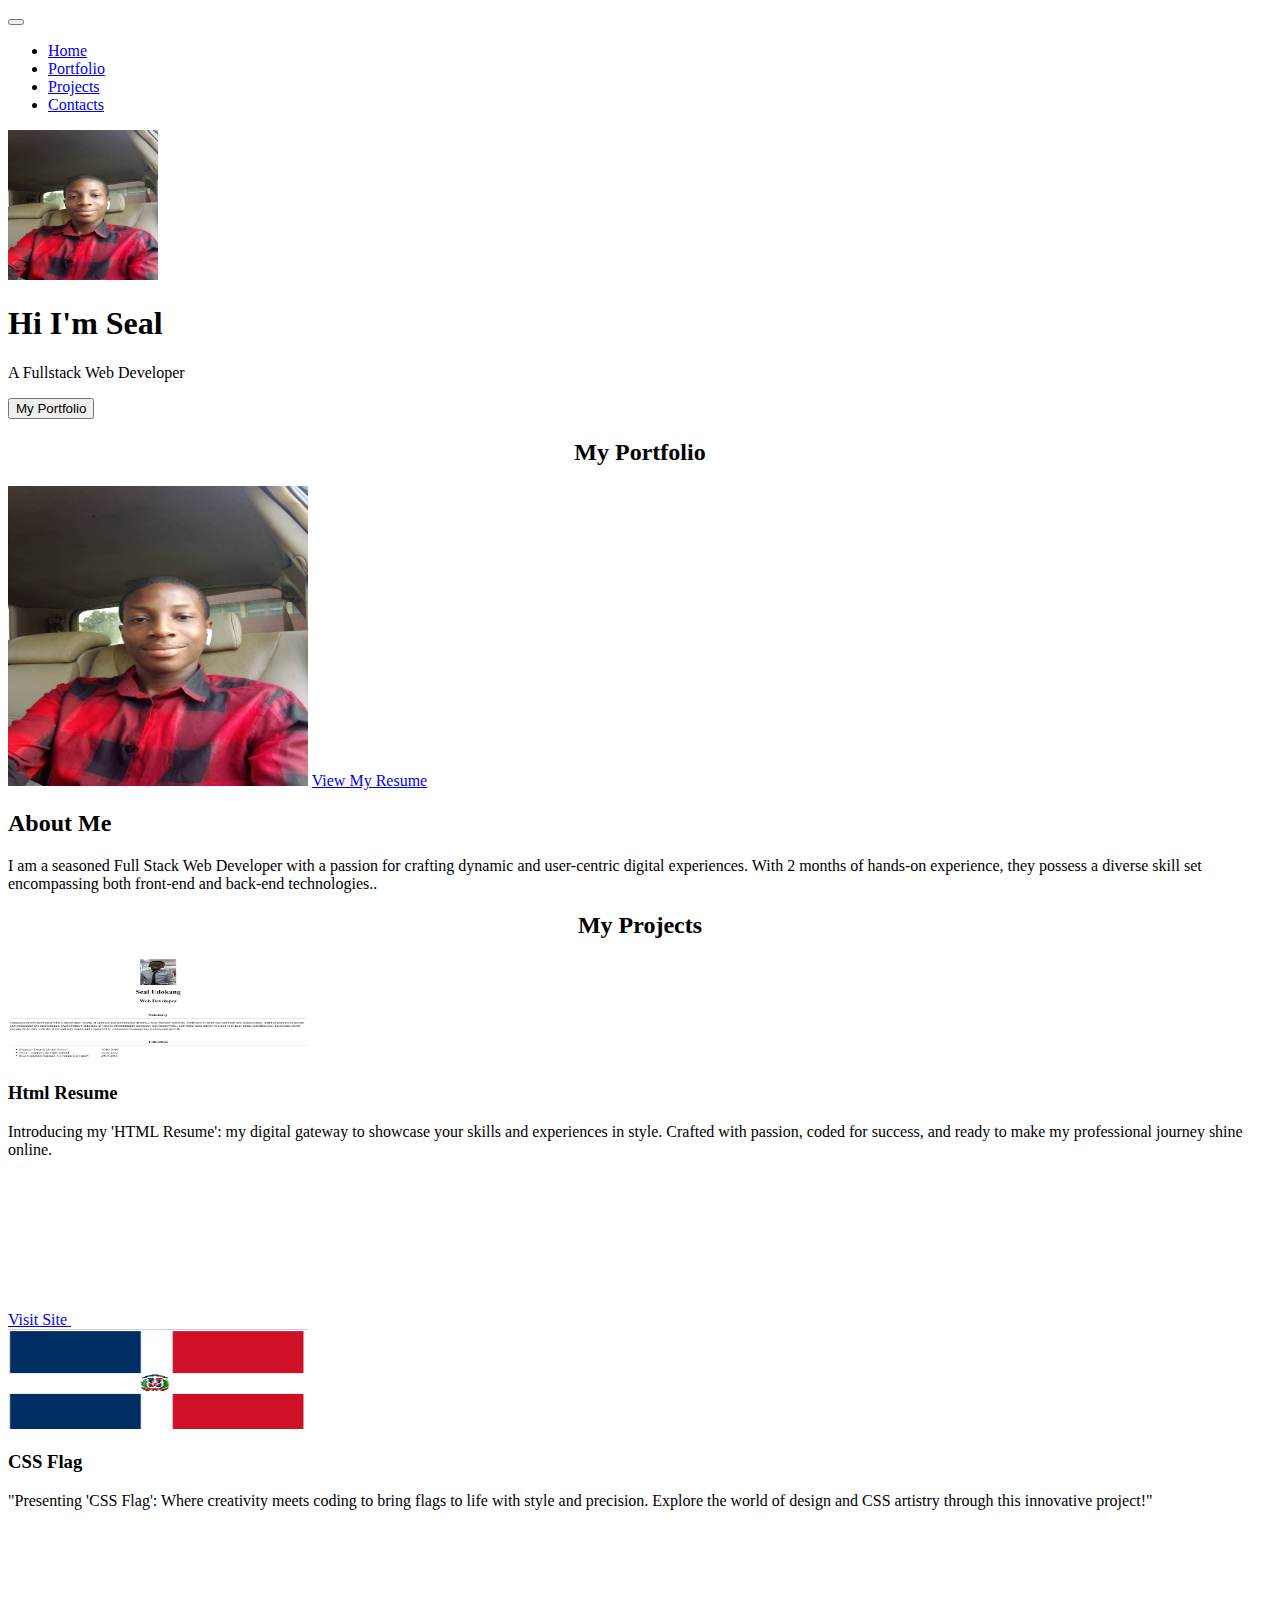
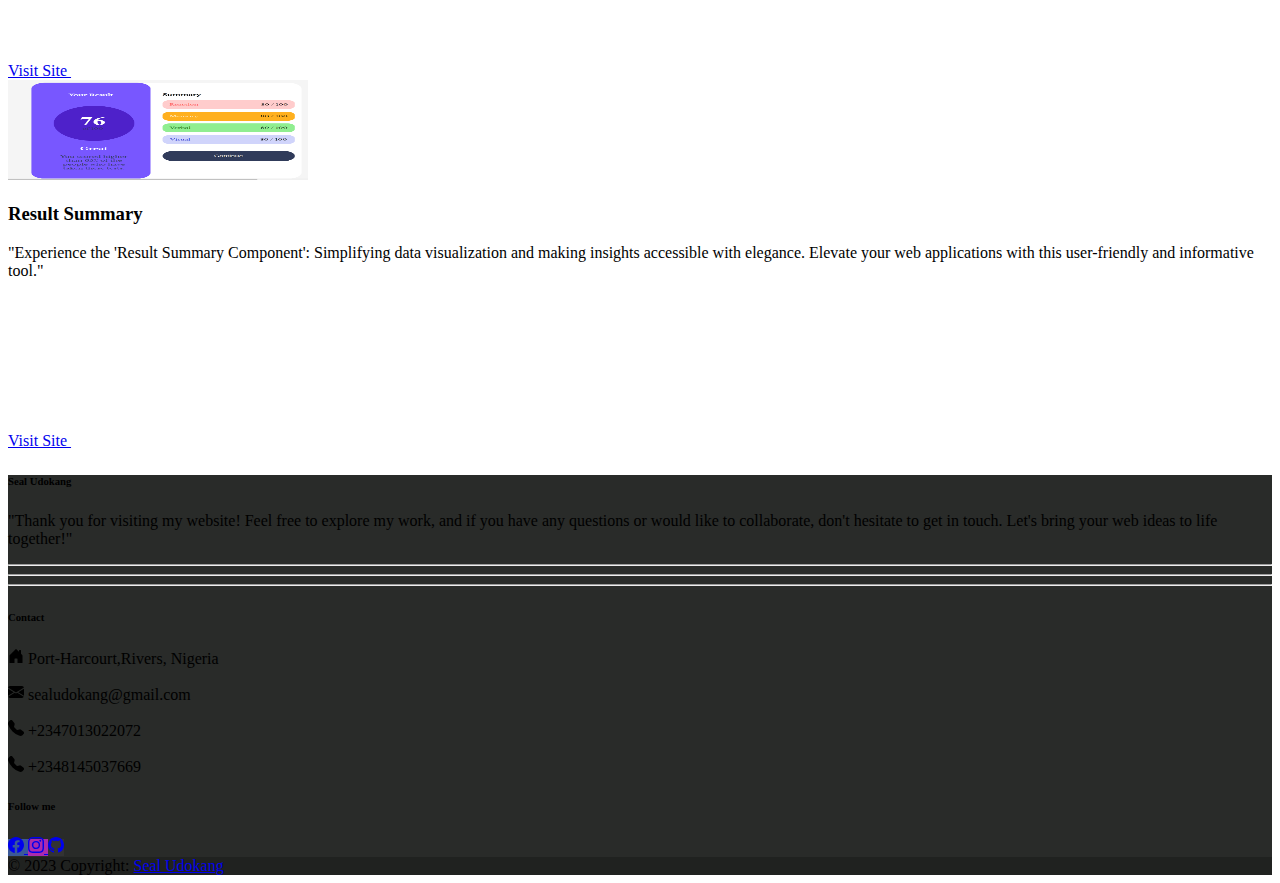
<file: index.html>
<!DOCTYPE html>
<html lang="en">
<head>
    <meta charset="UTF-8">
    <meta name="viewport" content="width=device-width, initial-scale=1.0">
    <title>My Personal Site</title>
    <link href="https://cdn.jsdelivr.net/npm/bootstrap@5.3.2/dist/css/bootstrap.min.css" rel="stylesheet"
     integrity="sha384-T3c6CoIi6uLrA9TneNEoa7RxnatzjcDSCmG1MXxSR1GAsXEV/Dwwykc2MPK8M2HN" crossorigin="anonymous">
    <link rel="stylesheet" href="style.css">
</head>



<body>
    <nav class="navbar navbar-expand-lg navbar-dark fixed-top bg-dark" aria-label="Tenth navbar example">
        <div class="container-fluid">
          <button class="navbar-toggler collapsed" type="button" data-bs-toggle="collapse" data-bs-target="#navbarsExample08" aria-controls="navbarsExample08" aria-expanded="false" aria-label="Toggle navigation">
            <span class="navbar-toggler-icon"></span>
          </button>
    
          <div class="navbar-collapse justify-content-md-center collapse" id="navbarsExample08">

            <ul class="navbar-nav">
              <li class="nav-item">
                <a class="nav-link active" aria-current="page" href="#Home">Home</a>
              </li>
              <li class="nav-item">
                <a class="nav-link active" aria-current="page" href="#Portfolio">Portfolio</a>
              </li>
              <li class="nav-item">
                <a class="nav-link active" aria-current="page" href="#Projects">Projects</a>
              </li>
              <li class="nav-item">
                <a class="nav-link active" aria-current="page" href="#Contacts">Contacts</a>
              </li>
              </li>
            </ul>
          </div>
        </div>
      </nav>

      <div class="px-4 py-5 mt-3 text-center text-white bg-dark" id="Home">
        <img class="d-block mx-auto mb-2 rounded-circle" src="./Images/WhatsApp Image 2023-09-21 at 10.16.09.jpg"  alt="my picture" width="150" height="150">
        <h1 class="display-5 fw-bold text-body-light">Hi I'm Seal</h1>
        <div class="col-lg-6 mx-auto">
          <p class="lead mb-4">A Fullstack Web Developer</p>
          <div class="d-grid gap-2 d-sm-flex justify-content-sm-center">
            <a href="#Portfolio">
            <button type="button" class="btn btn-primary btn-lg px-4 gap-3">My Portfolio</button>
        </a>
          </div>
        </div>
      </div>

      <div class="container px-4 py-5" id="Portfolio">
        <h2 class="pb-2 border-bottom" id="h2p">My Portfolio</h2>
    
        <div class="row row-cols-1 row-cols-md-2 align-items-md-center g-5 py-5" >
          <div class="col d-flex flex-column align-items-center gap-2">
            <img class="d-block mx-auto  mb-2 rounded-circle" src="./Images/WhatsApp Image 2023-09-21 at 10.16.09.jpg"  
            alt="my picture" width="300" height="300">
            <a href="./Assets/UDOKANG SEAL RESUME.pdf" class="btn btn-primary btn-lg" target="_blank">View My Resume</a>
          </div>
    
          <div class="col">
            <div class="row row-cols-1 row-cols-sm-2 g-4">
              <div class="col d-flex flex-column gap-2">
               <h2>About Me</h2>
               <p>I am a seasoned Full Stack Web Developer with a passion for crafting dynamic and user-centric 
                digital experiences. With 2 months of hands-on experience, they possess a diverse skill set encompassing
                 both front-end and back-end technologies..</p>
              </div>
            </div>
          </div>
        </div>
      </div>
       <div id="Projects">
      <div class="container px-4 py-5" id="featured-3">
        <h2 class="pb-2 border-bottom" id="h2p">My Projects</h2>
        <div class="row g-4 py-5 row-cols-1 row-cols-lg-3">
          <div class="feature col">
            <div class="feature-icon d-inline-flex align-items-center justify-content-center text-bg-primary bg-dark fs-2 mb-3">
              <a href="./Images/htmlresume.png" target="_blank"><img src="./Images/htmlresume.png" class="rounded-4" alt="resume preview picture"
              width="300" height="100"></a>
            </div>
            <h3 class="fs-2 text-body-emphasis">Html Resume</h3>
            <p>Introducing my 'HTML Resume': my digital gateway to showcase your skills and experiences in style. Crafted with passion, 
              coded for success, and ready to make my professional journey shine online.</p>
            <a href="./Assets/Resume/htmlresume.html" class="icon-link" target="_blank">
              Visit Site
              <svg class="bi"><use xlink:href="#chevron-right"></use></svg>
            </a>
          </div>
          <div class="feature col">
            <div class="feature-icon d-inline-flex align-items-center justify-content-center text-bg-primary bg-dark fs-2 mb-3">
              <a href="./Images/cssflag.png" target="_blank"><img src="./Images/cssflag.png" class="rounded-4" alt="flag preview picture"
                width="300" height="100"></a>
            </div>
            <h3 class="fs-2 text-body-emphasis">CSS Flag</h3>
            <p>"Presenting 'CSS Flag': Where creativity meets coding to bring flags to life with style and precision. 
              Explore the world of design and CSS artistry through this innovative project!"</p>
            <a href="./Assets/Css Flag/flag.html" class="icon-link" target="_blank">
              Visit Site
              <svg class="bi"><use xlink:href="#chevron-right"></use></svg>
            </a>
          </div>
          <div class="feature col">
            <div class="feature-icon d-inline-flex align-items-center justify-content-center text-bg-primary bg-dark fs-2 mb-3">
             <a href="./Images/resultsummary.png" target="_blank"><img src="./Images/resultsummary.png" class="rounded-4" alt="result summary preview picture" 
               width="300" height="100"></a>
            </div>
            <h3 class="fs-2 text-body-emphasis">Result Summary</h3>
            <p>"Experience the 'Result Summary Component': Simplifying data visualization and making insights accessible with elegance.
               Elevate your web applications with this user-friendly and informative tool."</p>
            <a href="./Assets/results-summary-component-main/Result Summary.html" class="icon-link" target="_blank">
                Visit Site
              <svg class="bi"><use xlink:href="#chevron-right"></use></svg>
            </a>
          </div>
        </div>
      </div>
    </div>

      <footer id="Contacts"
          class="text-center text-lg-start text-white"
          style="background-color: rgb(41, 43, 41)"
          >
    <!-- Grid container -->
    <div class="container p-4 pb-0">
      <!-- Section: Links -->
      <section class="">
        <!--Grid row-->
        <div class="row">
          <!-- Grid column -->
          <div class="col-md-3 col-lg-3 col-xl-3 mx-auto mt-3">
            <h6 class="text-uppercase mb-4 font-weight-bold">
              Seal Udokang
            </h6>
            <p>
              "Thank you for visiting my website! Feel free to explore my work, 
              and if you have any questions or would like to collaborate,
               don't hesitate to get in touch. Let's bring your web ideas to life together!"
          
            </p>
          </div>
          <!-- Grid column -->

          <hr class="w-100 clearfix d-md-none" />

          <!-- Grid column -->

          <hr class="w-100 clearfix d-md-none" />

          <!-- Grid column -->
          <hr class="w-100 clearfix d-md-none" />

          <!-- Grid column -->
          <div class="col-md-4 col-lg-3 col-xl-3 mx-auto mt-3">
            <h6 class="text-uppercase mb-4 font-weight-bold">Contact</h6>
           <p><svg xmlns="http://www.w3.org/2000/svg" width="16" height="16" fill="currentColor" class="bi bi-house-door-fill" viewBox="0 0 16 16">
              <path d="M6.5 14.5v-3.505c0-.245.25-.495.5-.495h2c.25 0 .5.25.5.5v3.5a.5.5 0 0 0 .5.5h4a.5.5 0 0 0 .5-.5v-7a.5.5 0 0 0-.146-.354L13 5.793V2.5a.5.5 0 0 0-.5-.5h-1a.5.5 0 0 0-.5.5v1.293L8.354 1.146a.5.5 0 0 0-.708 0l-6 6A.5.5 0 0 0 1.5 7.5v7a.5.5 0 0 0 .5.5h4a.5.5 0 0 0 .5-.5Z"/>
            </svg> Port-Harcourt,Rivers, Nigeria</p>
            <p><svg xmlns="http://www.w3.org/2000/svg" width="16" height="16" fill="currentColor" class="bi bi-envelope-fill" viewBox="0 0 16 16">
              <path d="M.05 3.555A2 2 0 0 1 2 2h12a2 2 0 0 1 1.95 1.555L8 8.414.05 3.555ZM0 4.697v7.104l5.803-3.558L0 4.697ZM6.761 8.83l-6.57 4.027A2 2 0 0 0 2 14h12a2 2 0 0 0 1.808-1.144l-6.57-4.027L8 9.586l-1.239-.757Zm3.436-.586L16 11.801V4.697l-5.803 3.546Z"/>
            </svg> sealudokang@gmail.com</p>
            <p><svg xmlns="http://www.w3.org/2000/svg" width="16" height="16" fill="currentColor" class="bi bi-telephone-fill" viewBox="0 0 16 16">
              <path fill-rule="evenodd" d="M1.885.511a1.745 1.745 0 0 1 2.61.163L6.29 2.98c.329.423.445.974.315 1.494l-.547 2.19a.678.678 0 0 0 .178.643l2.457 2.457a.678.678 0 0 0 .644.178l2.189-.547a1.745 1.745 0 0 1 1.494.315l2.306 1.794c.829.645.905 1.87.163 2.611l-1.034 1.034c-.74.74-1.846 1.065-2.877.702a18.634 18.634 0 0 1-7.01-4.42 18.634 18.634 0 0 1-4.42-7.009c-.362-1.03-.037-2.137.703-2.877L1.885.511z"/>
            </svg> +2347013022072</p>
            <p><svg xmlns="http://www.w3.org/2000/svg" width="16" height="16" fill="currentColor" class="bi bi-telephone-fill" viewBox="0 0 16 16">
              <path fill-rule="evenodd" d="M1.885.511a1.745 1.745 0 0 1 2.61.163L6.29 2.98c.329.423.445.974.315 1.494l-.547 2.19a.678.678 0 0 0 .178.643l2.457 2.457a.678.678 0 0 0 .644.178l2.189-.547a1.745 1.745 0 0 1 1.494.315l2.306 1.794c.829.645.905 1.87.163 2.611l-1.034 1.034c-.74.74-1.846 1.065-2.877.702a18.634 18.634 0 0 1-7.01-4.42 18.634 18.634 0 0 1-4.42-7.009c-.362-1.03-.037-2.137.703-2.877L1.885.511z"/>
            </svg> +2348145037669</p>
          </div>
          <!-- Grid column -->

          <!-- Grid column -->
          <div class="col-md-3 col-lg-2 col-xl-2 mx-auto mt-3">
            <h6 class="text-uppercase mb-4 font-weight-bold">Follow me</h6>

            <!-- Facebook -->
            <a
               class="btn btn-primary btn-floating m-1" target="_blank"
               style="background-color: #3b5998"
               href="https://web.facebook.com/seal.udokang.5/"
               role="button"
               ><i class="bi bi-facebook">
                <svg xmlns="http://www.w3.org/2000/svg" width="16" height="16" fill="currentColor" class="bi bi-facebook" viewBox="0 0 16 16">
                  <path d="M16 8.049c0-4.446-3.582-8.05-8-8.05C3.58 0-.002 3.603-.002 8.05c0 4.017 2.926 7.347 6.75 7.951v-5.625h-2.03V8.05H6.75V6.275c0-2.017 1.195-3.131 3.022-3.131.876 0 1.791.157 1.791.157v1.98h-1.009c-.993 0-1.303.621-1.303 1.258v1.51h2.218l-.354 2.326H9.25V16c3.824-.604 6.75-3.934 6.75-7.951z"/>
                </svg>
               </i>
              </a>

            <!-- Instagram -->
            <a
               class="btn btn-primary btn-floating m-1"
               style="background-color: #ac2bac"
               href="https://www.instagram.com/udokang_seal/" target="_blank"
               role="button"
               ><i class="bi bi-instagram">
                <svg xmlns="http://www.w3.org/2000/svg" width="16" height="16" fill="currentColor" class="bi bi-instagram" viewBox="0 0 16 16">
                  <path d="M8 0C5.829 0 5.556.01 4.703.048 3.85.088 3.269.222 2.76.42a3.917 3.917 0 0 0-1.417.923A3.927 3.927 0 0 0 .42 2.76C.222 3.268.087 3.85.048 4.7.01 5.555 0 5.827 0 8.001c0 2.172.01 2.444.048 3.297.04.852.174 1.433.372 1.942.205.526.478.972.923 1.417.444.445.89.719 1.416.923.51.198 1.09.333 1.942.372C5.555 15.99 5.827 16 8 16s2.444-.01 3.298-.048c.851-.04 1.434-.174 1.943-.372a3.916 3.916 0 0 0 1.416-.923c.445-.445.718-.891.923-1.417.197-.509.332-1.09.372-1.942C15.99 10.445 16 10.173 16 8s-.01-2.445-.048-3.299c-.04-.851-.175-1.433-.372-1.941a3.926 3.926 0 0 0-.923-1.417A3.911 3.911 0 0 0 13.24.42c-.51-.198-1.092-.333-1.943-.372C10.443.01 10.172 0 7.998 0h.003zm-.717 1.442h.718c2.136 0 2.389.007 3.232.046.78.035 1.204.166 1.486.275.373.145.64.319.92.599.28.28.453.546.598.92.11.281.24.705.275 1.485.039.843.047 1.096.047 3.231s-.008 2.389-.047 3.232c-.035.78-.166 1.203-.275 1.485a2.47 2.47 0 0 1-.599.919c-.28.28-.546.453-.92.598-.28.11-.704.24-1.485.276-.843.038-1.096.047-3.232.047s-2.39-.009-3.233-.047c-.78-.036-1.203-.166-1.485-.276a2.478 2.478 0 0 1-.92-.598 2.48 2.48 0 0 1-.6-.92c-.109-.281-.24-.705-.275-1.485-.038-.843-.046-1.096-.046-3.233 0-2.136.008-2.388.046-3.231.036-.78.166-1.204.276-1.486.145-.373.319-.64.599-.92.28-.28.546-.453.92-.598.282-.11.705-.24 1.485-.276.738-.034 1.024-.044 2.515-.045v.002zm4.988 1.328a.96.96 0 1 0 0 1.92.96.96 0 0 0 0-1.92zm-4.27 1.122a4.109 4.109 0 1 0 0 8.217 4.109 4.109 0 0 0 0-8.217zm0 1.441a2.667 2.667 0 1 1 0 5.334 2.667 2.667 0 0 1 0-5.334z"/>
                </svg>
               </i>
              </a>

            <!-- Github -->
            <a
               class="btn btn-primary btn-floating m-1"
               style="background-color: #333333"
               href="https://github.com/sealubong2006" target="_blank"
               role="button"
               ><i class="bi bi-github">
                <svg xmlns="http://www.w3.org/2000/svg" width="16" height="16" fill="currentColor" class="bi bi-github" viewBox="0 0 16 16">
                  <path d="M8 0C3.58 0 0 3.58 0 8c0 3.54 2.29 6.53 5.47 7.59.4.07.55-.17.55-.38 0-.19-.01-.82-.01-1.49-2.01.37-2.53-.49-2.69-.94-.09-.23-.48-.94-.82-1.13-.28-.15-.68-.52-.01-.53.63-.01 1.08.58 1.23.82.72 1.21 1.87.87 2.33.66.07-.52.28-.87.51-1.07-1.78-.2-3.64-.89-3.64-3.95 0-.87.31-1.59.82-2.15-.08-.2-.36-1.02.08-2.12 0 0 .67-.21 2.2.82.64-.18 1.32-.27 2-.27.68 0 1.36.09 2 .27 1.53-1.04 2.2-.82 2.2-.82.44 1.1.16 1.92.08 2.12.51.56.82 1.27.82 2.15 0 3.07-1.87 3.75-3.65 3.95.29.25.54.73.54 1.48 0 1.07-.01 1.93-.01 2.2 0 .21.15.46.55.38A8.012 8.012 0 0 0 16 8c0-4.42-3.58-8-8-8z"/>
                </svg>
               </i>
              </a>
          </div>
        </div>
        <!--Grid row-->
      </section>
      <!-- Section: Links -->
    </div>
    <!-- Grid container -->

    <!-- Copyright -->
    <div
         class="text-center p-3"
         style="background-color: rgba(0, 0, 0, 0.2)"
         >
      © 2023 Copyright:
      <a class="text-white" href="#"
         >Seal Udokang</a
        >
    </div>
    <!-- Copyright -->
  </footer>
  <!-- Footer -->
    

<script src="https://cdn.jsdelivr.net/npm/bootstrap@5.3.2/dist/js/bootstrap.bundle.min.js" 
integrity="sha384-C6RzsynM9kWDrMNeT87bh95OGNyZPhcTNXj1NW7RuBCsyN/o0jlpcV8Qyq46cDfL" crossorigin="anonymous"></script>    
</body>
</html>
</file>
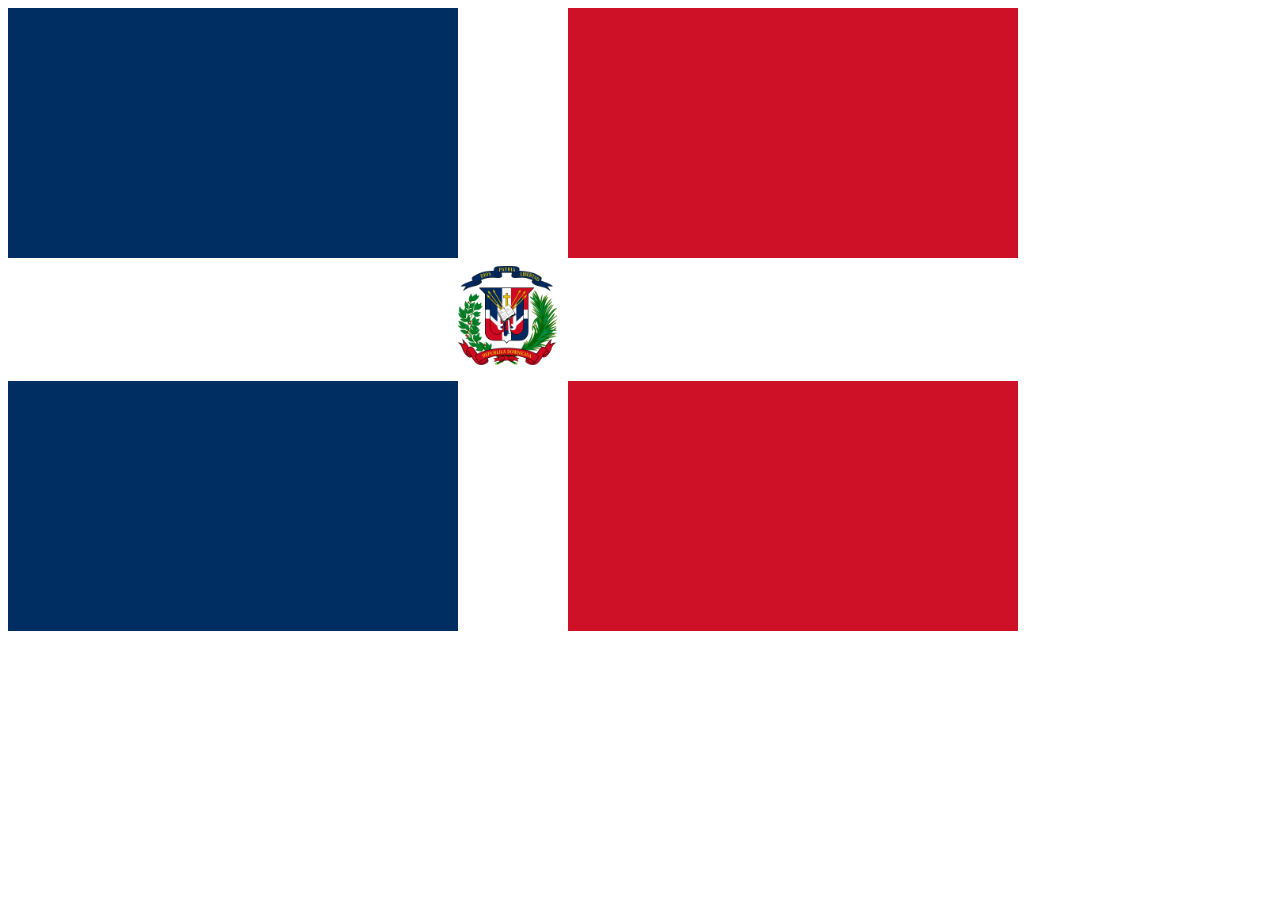
<file: Assets/Css Flag/flag.html>
<!DOCTYPE html>
<html lang="en">
<head>
    <meta charset="UTF-8">
    <title>Dominican Republic Flag</title>
    <link rel="stylesheet" href="./style.css">
</head>
<body>
    <div>
    <div id="flag">
        <div class="first"></div>
        <div class="second"></div>
        </div>
        <div class="img">
        <img src="./Assets/Image/Coat_of_arms_of_the_Dominican_Republic.svg.png" alt="logo of coat of arms"/>
        </div>
        <div id="flag2">
            <div class="third"></div>
            <div class="fourth"></div>
            </div>
     
    </div>
</body>
</html>
</file>
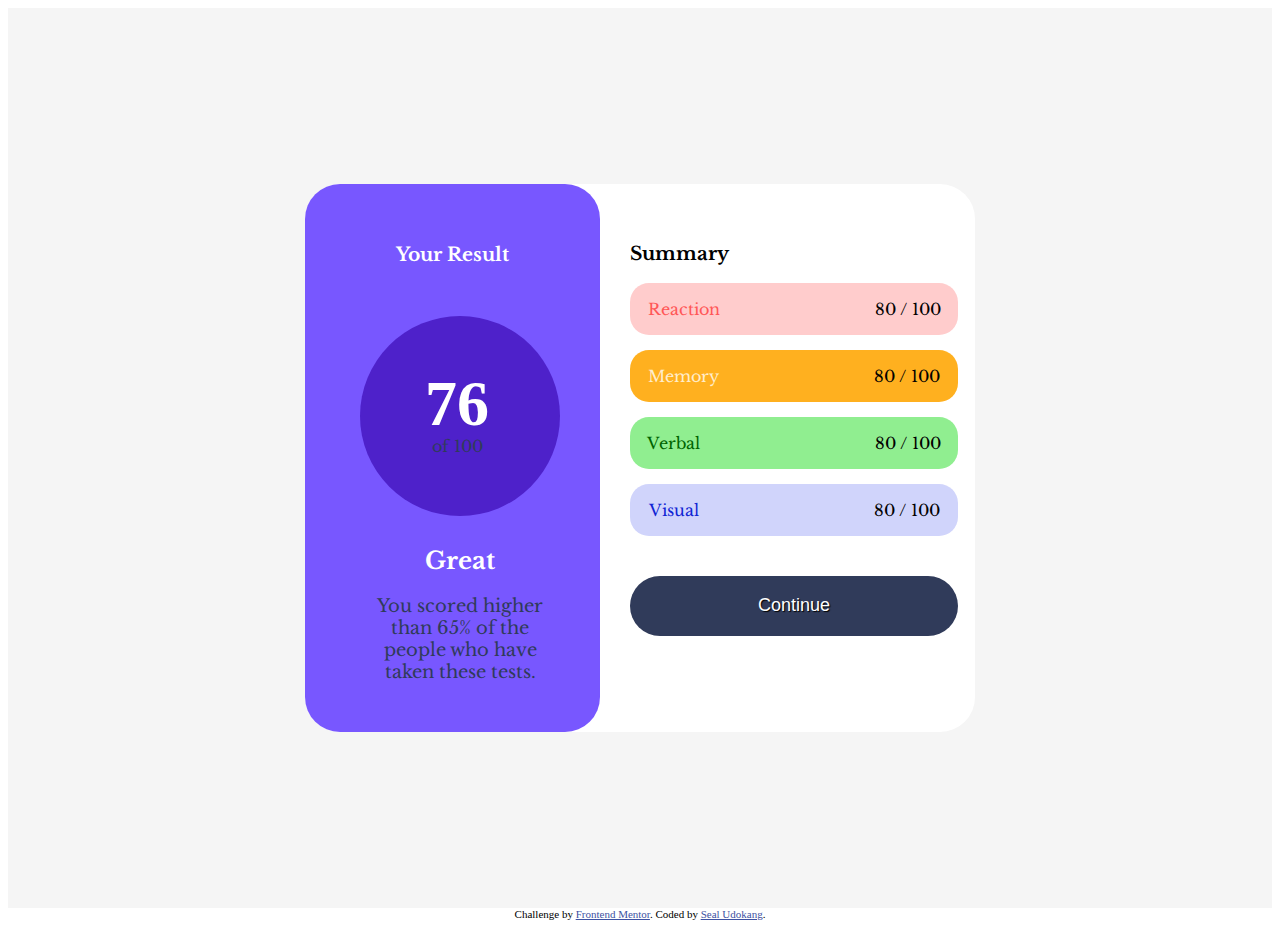
<file: Assets/results-summary-component-main/Result Summary.html>
<!DOCTYPE html>
<html lang="en">
<head>
  <meta charset="UTF-8">
  <meta name="viewport" content="width=device-width, initial-scale=1.0"> <!-- displays site properly based on user's device -->

  <link rel="icon" type="image/png" sizes="32x32" href="./assets/images/favicon-32x32.png">
  
  <title>Frontend Mentor | Results summary component</title>

  <!-- Feel free to remove these styles or customise in your own stylesheet 👍 -->
  <style>
    .attribution { font-size: 11px; text-align: center; }
    .attribution a { color: hsl(228, 45%, 44%); }

    .flex-container{
      display: flex;
      justify-content: center;
      align-items: center;
      background-color: whitesmoke;
      height: 100vh;
      margin: 0;
      padding: 0;
    }

    .grid-container{
      width: 670px;
      height: 548px;
      border-radius: 35px;
      display: grid;
      grid-template-columns: 1fr 1fr;
      background-color: white;
      gap:30px;
      font-family: 'Caveat', cursive;
      font-family: 'Hanken Grotesk', sans-serif;
      font-family: 'Libre Baskerville', serif;
    }

    .column1{
      background-color: hsl(252, 100%, 67%);
      border-radius: 35px;
      text-align: center;
      color: hsl(0, 0%, 100%);
      padding: 40px;
    }

    .circle{
      background-color: hsla(256, 72%, 46%, 1);
      border-radius: 50%;
      width:200px;
      height: 200px;
      margin-left: 15px;
      margin-top: 50px;
      text-align: center;
      position: relative;
    }

    .writing{ 
      position: absolute;
      top: 45px;
      bottom: 0px;
      left: 65px;
      line-height: 0%;
    }

    .remark{
      position: absolute;
      top:210px;
      text-align: center;
    }

    .column2{
      text-align: left;
      margin-top: 39px;
    }

    .flexbox{
      display: flex;
      flex-direction:column;
      justify-content:center;
      align-items:center;
      gap:15px;
    }

    span{
      text-align: right;
      margin-left: 150px;
      color: black;
      font-weight: 300;
    }

    .red{
      width:328px;
      background-color:hsl(0, 100%, 90%);
      border-radius: 19px;
      margin-right: 900px;
      text-align: center;
      color:hsl(0, 100%, 67%);
    }

    .yellow{
      width:328px;
      background-color:hsl(39, 100%, 56%);
      border-radius: 19px;
      margin-right: 900px;
      text-align: center;
      color: hsl(39, 100%, 90%);
    }
      .green{
      width:328px;
      background-color:lightgreen;
      border-radius: 19px;
      margin-right: 900px;
      text-align: center;
      color: darkgreen;
    }

    .Blue{
      width:328px;
      background-color:hsl(234, 85%, 90%);
      border-radius: 19px;
      margin-right: 900px;
      text-align: center;
      color:  hsl(234, 85%, 45%);
    }

    .Continue{
      width: 328px;
      border: 0;
      line-height: 3.3;
      padding: 0 20px;
      font-size:18px;
      font-weight: 300;
      text-align: center;
      color: #fff;
      text-shadow: 1px 1px 1px #000;
      border-radius: 30px;
      background-color: hsl(224, 30%, 27%);
    }

    .Continue:hover {
     background-color: rgba(255, 0, 0, 1);
   }

@media (max-width: 768px) {
  .grid-container {
    width: 100%; 
    grid-template-columns: 1fr; 
    grid-template-rows: auto auto; 
    gap: 20px; 
    height: auto; 
  }

  .column1 {
    padding: 20px; 
  }

  .circle {
    margin-left: auto; 
    margin-right: auto;
  }

  .remark {
    top: 10px; 
    bottom: 20px;
  }

  .column2 {
    margin-top: 20px;
  }

  .red, .yellow, .green, .Blue {
    width: 100%; 
    margin-right: 0; 
  }

  span {
    margin-left: 0; 
    text-align: center; 
  }

  .Continue {
    margin-right: auto; 
    margin-left: auto;
  }
}



   
  </style>
  <link rel="preconnect" href="https://fonts.googleapis.com">
  <link rel="preconnect" href="https://fonts.gstatic.com" crossorigin>
  <link href="https://fonts.googleapis.com/css2?family=Caveat&family=Hanken+Grotesk:ital,wght@0,700;1,500;1,800&family=Libre+Baskerville&display=swap" rel="stylesheet">
</head>
<body>
  <div class="flex-container">
    <div class="grid-container">
      <div class="column1">
        <h3>Your Result</h3>
        <div class="circle">
          <div class="writing">
          <h1 style="font-size: 4rem;font-family: 'Times New Roman', Times, serif;">76</h1>
          <p style="font-size: 18ox; color: hsl(224, 30%, 27%);">of 100</p>
          </div>
          <div class="remark">
            <h2>Great</h2>
            <p style="font-size: 18px; color:hsl(224, 30%, 27%);">You scored higher than 65% of the people who have taken these tests.</p>
          </div>
        </div>
      </div>

      <div class="column2">
        <h3>Summary</h3>
      <div class="flexbox">
        <div class="red">
          <p>Reaction <span>80 / 100</span></p>
        </div>
        <div class="yellow">
          <p>Memory <span>80 / 100</span></p>
        </div>
        <div class="green">
          <p>Verbal &nbsp;&nbsp;&nbsp; <span>80 / 100</span></p>
        </div>
        <div class="Blue">
          <p>Visual &nbsp;&nbsp;&nbsp; <span>80 / 100</span></span></p>
        </div>
      </div><br/><br/>
       <button class="Continue">
        Continue
       </button>
      </div>
      
    </div>
  </div>
  <div class="attribution">
    Challenge by <a href="https://www.frontendmentor.io?ref=challenge" target="_blank">Frontend Mentor</a>. 
    Coded by <a href="#">Seal Udokang</a>.
  </div>
</body>
</html>
</file>
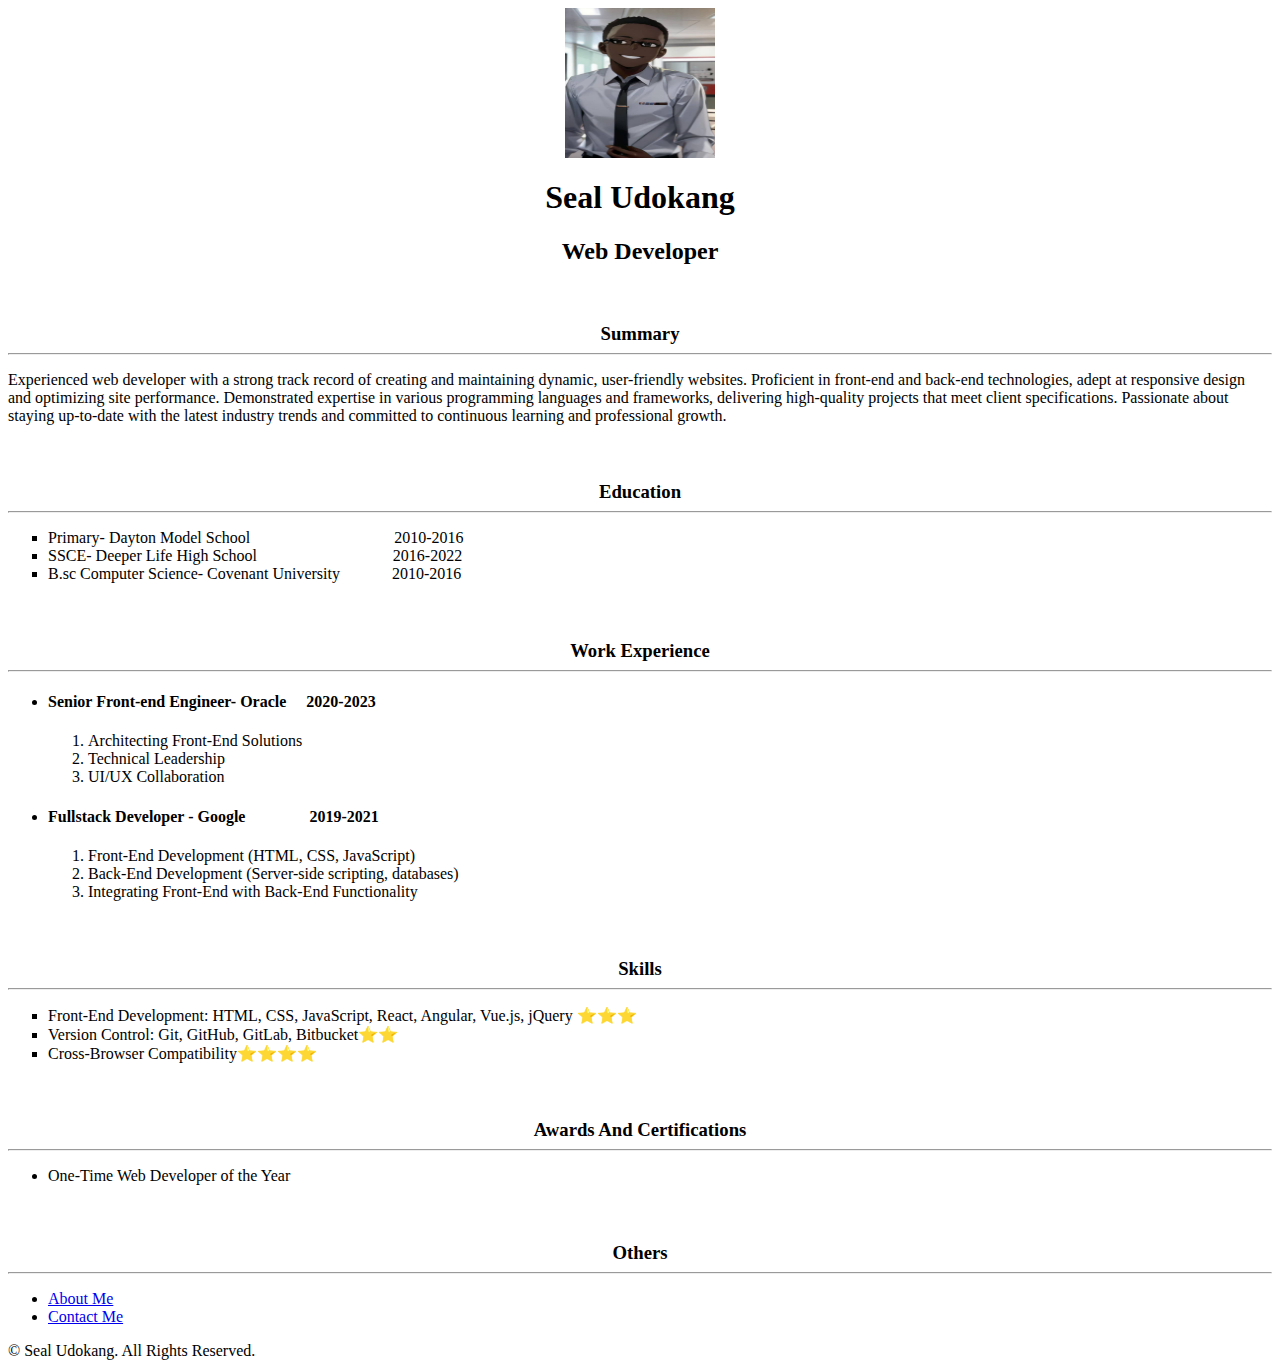
<file: Assets/Resume/htmlresume.html>
<!DOCTYPE html>
<html lang="en">
<head>
    <meta charset="UTF-8">
    <meta name="viewport" content="width=device-width, initial-scale=1.0">
    <title>My Resume</title>
    <style>
        h1{
            text-align: center;
        }
        h2{
            text-align: center;
        }
        h3{
            text-align: center;
            padding-bottom: 0%;
            padding-top: 3%;
            margin-bottom: 0%;
        }
        img{
            display: block;
            margin-left: auto;
            margin-right: auto;
        }
    </style>
</head>
<body>
    <img src="./Assets/Images/photo_2023-08-01_22-24-26.jpg" alt="Animated Picture of Seal" width="150px" height="150px"/>
    <h1>Seal Udokang</h1>
    <h2>Web Developer</h2>

    <h3>Summary</h3>
    <hr/>
    <p>Experienced web developer with a strong track record of creating and maintaining dynamic, 
        user-friendly websites. Proficient in front-end and back-end technologies, 
        adept at responsive design and optimizing site performance.
        Demonstrated expertise in various programming languages and frameworks, 
        delivering high-quality projects that meet client specifications. 
        Passionate about staying up-to-date with the latest industry trends
         and committed to continuous learning and professional growth.</p>

    <h3>Education</h3>     
    <hr/>
    <ul type="square">
        <li>Primary- Dayton Model School&nbsp;&nbsp;&nbsp;&nbsp;&nbsp;&nbsp;&nbsp;&nbsp;&nbsp;&nbsp;&nbsp;&nbsp;&nbsp;&nbsp;&nbsp;&nbsp;&nbsp;&nbsp;&nbsp;&nbsp;&nbsp;&nbsp;&nbsp;&nbsp;&nbsp;&nbsp;&nbsp;&nbsp;&nbsp;&nbsp;&nbsp;&nbsp;&nbsp;&nbsp;&nbsp;&nbsp;2010-2016</li>
        <li>SSCE- Deeper Life High School&nbsp;&nbsp;&nbsp;&nbsp;&nbsp;&nbsp;&nbsp;&nbsp;&nbsp;&nbsp;&nbsp;&nbsp;&nbsp;&nbsp;&nbsp;&nbsp;&nbsp;&nbsp;&nbsp;&nbsp;&nbsp;&nbsp;&nbsp;&nbsp;&nbsp;&nbsp;&nbsp;&nbsp;&nbsp;&nbsp;&nbsp;&nbsp;&nbsp;&nbsp;2016-2022</li>
        <li>B.sc Computer Science- Covenant University&nbsp;&nbsp;&nbsp;&nbsp;&nbsp;&nbsp;&nbsp;&nbsp;&nbsp;&nbsp;&nbsp;&nbsp;&nbsp;2010-2016</li>
    </ul>

    <h3>Work Experience</h3>     
    <hr/>
    <ul>
        <h4><li>Senior Front-end Engineer- Oracle&nbsp;&nbsp;&nbsp;&nbsp; 2020-2023 </h4>
            <ol>
                <li>Architecting Front-End Solutions</li>
                <li>Technical Leadership</li>
                <li>UI/UX Collaboration</li>
            </ol>
        </li>
        <h4><li>Fullstack Developer - Google&nbsp;&nbsp;&nbsp;&nbsp;&nbsp;&nbsp;&nbsp;&nbsp;&nbsp;&nbsp;&nbsp;&nbsp;&nbsp;&nbsp;&nbsp; 2019-2021</h4>
            <ol>
                <li>Front-End Development (HTML, CSS, JavaScript)</li>
                <li>Back-End Development (Server-side scripting, databases)</li>
                <li>Integrating Front-End with Back-End Functionality</li>
            </ol>
        </li>

    </ul>

    <h3>Skills</h3>     
    <hr/>
    <ul type="square">
        <li>Front-End Development: HTML, 
            CSS, JavaScript, React, Angular, Vue.js, 
            jQuery &#11088;&#11088;&#11088;</li>
         <li>Version Control: Git,
             GitHub, GitLab, Bitbucket&#11088;&#11088;</li> 
        <li>Cross-Browser Compatibility&#11088;&#11088;&#11088;&#11088;</li>     
    </ul>
   
    <h3>Awards And Certifications</h3>     
    <hr/>
    <ul>
        <li>One-Time Web Developer of the Year</li>
    </ul>

    <h3>Others</h3>     
    <hr/>
    <ul>
        <li>
           <a href="./Public/About.html">About Me</a>
        </li>
        <li>
            <a href="./Public/Contact.html">Contact Me</a>
        </li>
    </ul>

    <footer>
     &#169; Seal Udokang. All Rights Reserved.
    </footer>

</body>
</html>
</file>
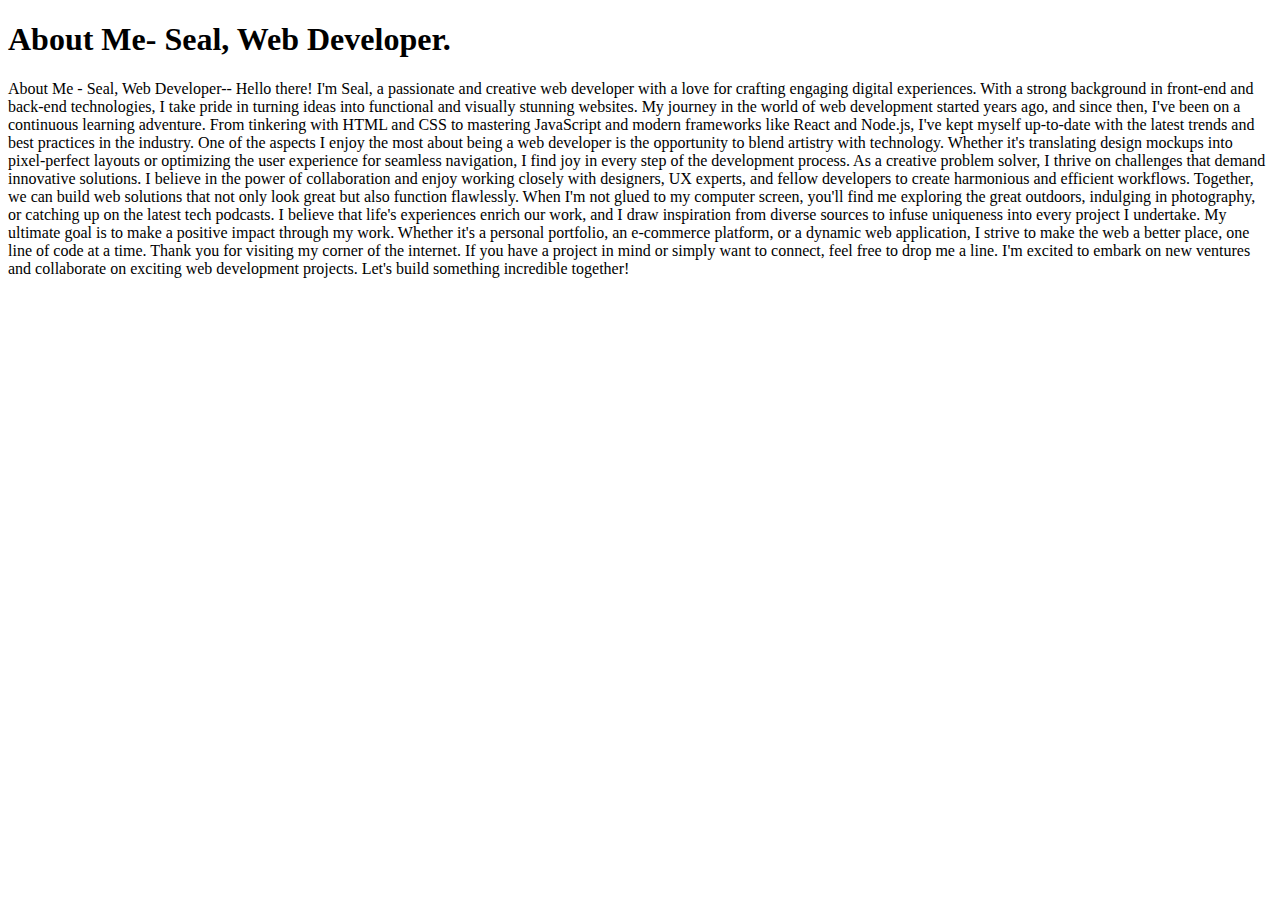
<file: Assets/Resume/Public/About.html>
<!DOCTYPE html>
<html lang="en">
<head>
    <meta charset="UTF-8">
    <title>About</title>
</head>
<body>
    <h1>About Me- Seal, Web Developer.</h1>
    <p>
        About Me - Seal, Web Developer--
        Hello there! I'm Seal, a passionate and creative web developer with a love for crafting engaging digital experiences. With a strong background in front-end and back-end technologies, I take pride in turning ideas into functional and visually stunning websites.
        My journey in the world of web development started years ago, and since then, I've been on a continuous learning adventure. From tinkering with HTML and CSS to mastering JavaScript and modern frameworks like React and Node.js, I've kept myself up-to-date with the latest trends and best practices in the industry.
        One of the aspects I enjoy the most about being a web developer is the opportunity to blend artistry with technology. Whether it's translating design mockups into pixel-perfect layouts or optimizing the user experience for seamless navigation, I find joy in every step of the development process.
        As a creative problem solver, I thrive on challenges that demand innovative solutions. I believe in the power of collaboration and enjoy working closely with designers, UX experts, and fellow developers to create harmonious and efficient workflows. Together, we can build web solutions that not only look great but also function flawlessly.
        When I'm not glued to my computer screen, you'll find me exploring the great outdoors, indulging in photography, or catching up on the latest tech podcasts. I believe that life's experiences enrich our work, and I draw inspiration from diverse sources to infuse uniqueness into every project I undertake.
        My ultimate goal is to make a positive impact through my work. Whether it's a personal portfolio, an e-commerce platform, or a dynamic web application, I strive to make the web a better place, one line of code at a time.
        Thank you for visiting my corner of the internet. If you have a project in mind or simply want to connect, feel free to drop me a line. I'm excited to embark on new ventures and collaborate on exciting web development projects.
        Let's build something incredible together!
    </p>
</body>
</html>
</file>
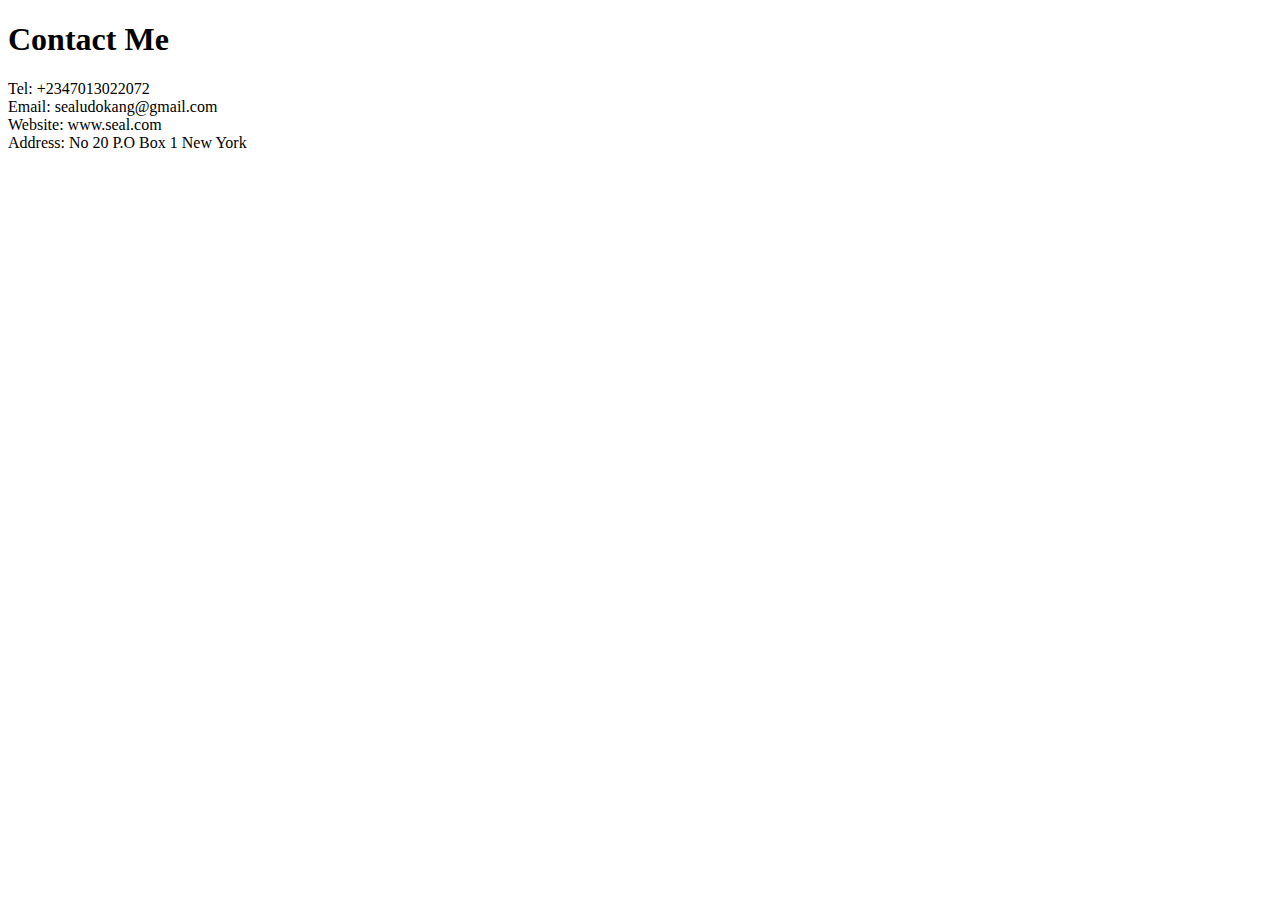
<file: Assets/Resume/Public/Contact.html>
<!DOCTYPE html>
<html lang="en">
<head>
    <meta charset="UTF-8">
    <title>Contact</title>
</head>
<body>
    <h1>Contact Me</h1>
    <p>
        Tel: +2347013022072<br/>
        Email: sealudokang@gmail.com<br/>
        Website: www.seal.com<br/>
        Address: No 20 P.O Box 1 New York
    </p>
    <br/>
    
</body>
</html>
</file>
<file: style.css>
#h2p{
    text-align: center;
}

.icon-link:hover{
    color: red;
}

.address{
    text-align:left;
}
</file>
<file: Assets/Css Flag/style.css>
div{
    width: 500px;
    height: 600px;
    background-color: white;
    position: relative;
}

#flag{
    width: 900px;
    height: 250px;
    position: relative;
    
    
}


#flag>div{
    background-color: rgb(0, 45, 98);
    width: 450px;
    height: 250px;
        

}

#flag .second{
    background-color: rgb(206, 17, 38);
    width: 450px;
    height: 250px;
    margin: auto;
    position: absolute;
    left: 560px;
    top: 0%;
}

#flag2{
    width: 900px;
    height: 250px;
    position: relative;
    top: 18%;
    
}


#flag2>div{
    background-color: rgb(0, 45, 98);
    width: 450px;
    height: 250px;
    top: 6%;

}

#flag2 .fourth{
    background-color: rgb(206, 17, 38);
    width: 450px;
    height: 250px;
    position: absolute;
    left: 560px;
    top: 6%;
}

.img{
background-color: white;
width: 100px;
height: 30px;
margin-left: 50%;
position: absolute;
top: 43%;
left:200px;

}

img{
    width: 99px;
    height: 99px;
}
</file>
